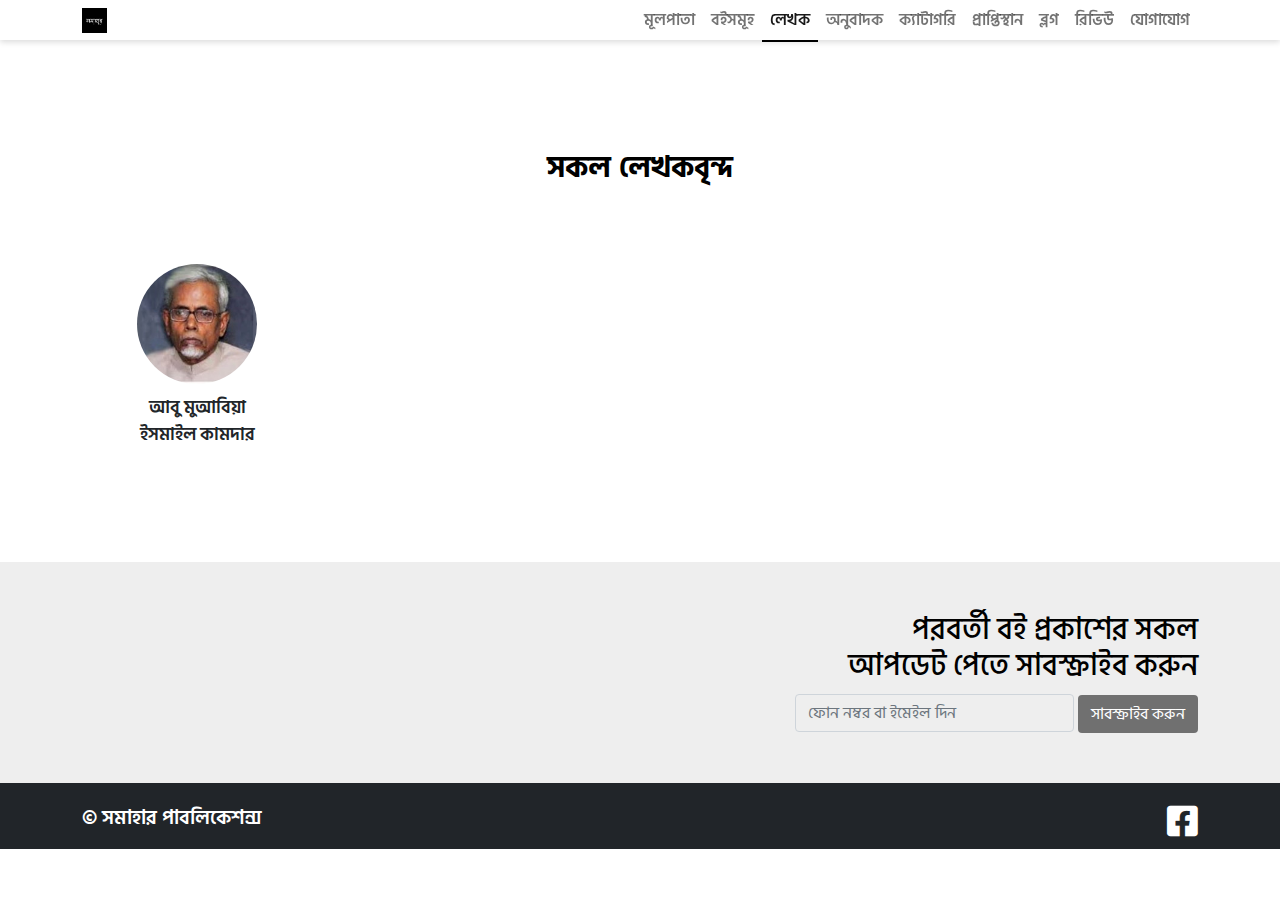
<file: author.html>
<!DOCTYPE html>
<html lang="en">

<head>
    <meta charset="UTF-8">
    <meta http-equiv="X-UA-Compatible" content="IE=edge">
    <meta name="viewport" content="width=device-width, initial-scale=1.0">
    <!-- Title -->
    <title>সমাহার - লেখকবৃন্দ</title>
    <link rel="shortcut icon" href="assets/img/logo.jpg" type="image/x-icon">
    <!-- Style Sheets -->
    <link rel="stylesheet" href="assets/css/all.min.css">
    <link rel="stylesheet" href="assets/css/bootstrap.min.css">
    <link rel="stylesheet" href="assets/css/style.css">
    <link rel="stylesheet" href="assets/css/media.css">


</head>

<body>
    <!-- Header Part Start -->
    <div class="header-part">
        <nav class="navbar navbar-expand-md navbar-light">
            <div class="container">
                <a class="navbar-brand" href="index.html">
                    <img src="assets/img/logo.jpg" height="25px" alt="">
                </a>
                <button class="navbar-toggler" type="button" data-bs-toggle="collapse"
                    data-bs-target="#navbarSupportedContent" aria-controls="navbarSupportedContent"
                    aria-expanded="false" aria-label="Toggle navigation">
                    <span class="navbar-toggler-icon">
                        <i class="fa fa-bar"></i>
                    </span>
                </button>
                <div class="collapse navbar-collapse" id="navbarSupportedContent">
                    <ul class="navbar-nav ms-auto">
                        <li class="nav-item">
                            <a class="nav-link" href="index.html">মূলপাতা</a>
                        </li>
                        <li class="nav-item">
                            <a class="nav-link" href="books.html">বইসমূহ</a>
                        </li>
                        <li class="nav-item">
                            <a class="nav-link active" href="author.html">লেখক</a>
                        </li>
                        <li class="nav-item">
                            <a class="nav-link" href="translator.html">অনুবাদক</a>
                        </li>
                        <li class="nav-item">
                            <a class="nav-link" href="category.html">ক্যাটাগরি</a>
                        </li>
                        <li class="nav-item">
                            <a class="nav-link" href="location.html">প্রাপ্তিস্থান</a>
                        </li>
                        <li class="nav-item">
                            <a class="nav-link" href="blog.html">ব্লগ</a>
                        </li>
                        <li class="nav-item">
                            <a class="nav-link" href="review.html">রিভিউ</a>
                        </li>
                        <li class="nav-item">
                            <a class="nav-link" href="contact.html">যোগাযোগ</a>
                        </li>
                    </ul>
                </div>
            </div>
        </nav>
    </div>
    <!-- Header Part End -->

    <!-- Author Start -->
    <div id="author">
        <div class="author section-padding">
            <div class="container">
                <div class="row">
                    <!-- Section Title Start-->
                    <div class="col-12">
                        <div class="section-title">
                            <h2>সকল লেখকবৃন্দ</h2>
                        </div>
                    </div>
                    <!-- Section Title End-->
                    <div class="col-md-10 offset-md-1 col-12 m-5">
                        <div class="row">
                        <!-- Writers -->
                        <div class="col-lg-2 col-md-4 col-6">
                            <div class="auth-img">
                                <a href="author-details.html">
                                    <img src="assets/img/author/2.jpeg" alt="">
                                </a>
                            </div>
                            <p class="auth-name">
                                আবু মুআবিয়া ইসমাইল কামদার
                            </p>
                        </div>
                        <!-- Writers -->
                        </div>
                    </div>
                </div>
            </div>
        </div>
    </div>
    <!-- Author End -->
        <!-- Subscription Start -->
        <div class="subscription section-padding">
            <div class="container">
                <div class="row">
                    <!-- Section Title Start-->
                    <div class="col-12">
                        <div class="section-title">
                            <h2>পরবর্তী বই প্রকাশের সকল
                                <br>
                                আপডেট পেতে সাবস্ক্রাইব করুন
                            </h2>
                        </div>
                    </div>
                    <!-- Section Title End-->
                    <div class="col-12">
    
                        <form action="" class="subscription-form">
                            <input type="text" class="form-control" placeholder="ফোন নম্বর বা ইমেইল দিন">
                            <button type="submit" class="btn">সাবস্ক্রাইব করুন</button>
                        </form>
    
                    </div>
                </div>
            </div>
        </div>
        <!-- Subscription End -->
        <!-- Footer Start -->
        <footer class="footer">
            <div class="container">
                <div class="footer-content">
                    <div class="copyright">
                        <p>&copy; সমাহার পাবলিকেশন্স</p>
                    </div>
                    <div class="social-icon">
                        <a href="#"><i class="fab fa-facebook-square"></i></a>
                    </div>
                </div>
            </div>
        </footer>
        <!-- Footer End -->
    
        <!-- Javascript -->
        <script src="assets/js/bootstrap.bundle.min.js"></script>
        <script src="assets/js/jquery-3.6.0.min.js"></script>
    </body>
    
    </html>
</file>
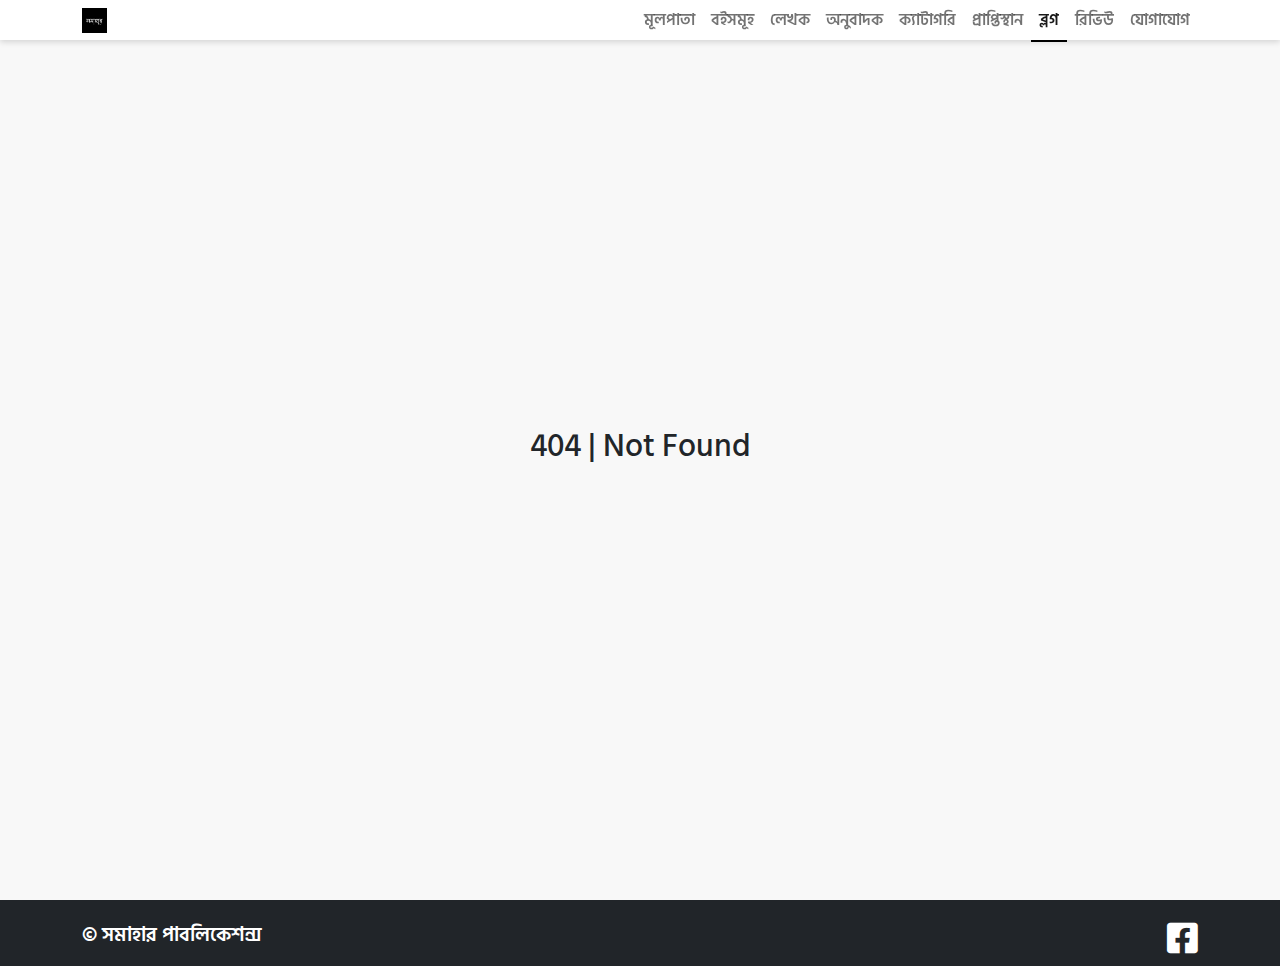
<file: blog.html>
<!DOCTYPE html>
<html lang="en">

<head>
    <meta charset="UTF-8">
    <meta http-equiv="X-UA-Compatible" content="IE=edge">
    <meta name="viewport" content="width=device-width, initial-scale=1.0">
    <!-- Title -->
    <title>সমাহার - ব্লগ</title>
    <link rel="shortcut icon" href="assets/img/logo.jpg" type="image/x-icon">
    <!-- Style Sheets -->
    <link rel="stylesheet" href="assets/css/all.min.css">
    <link rel="stylesheet" href="assets/css/bootstrap.min.css">
    <link rel="stylesheet" href="assets/css/style.css">
    <link rel="stylesheet" href="assets/css/media.css">


</head>

<body>
    <!-- Header Part Start -->
    <div class="header-part">
        <nav class="navbar navbar-expand-md navbar-light">
            <div class="container">
                <a class="navbar-brand" href="index.html">
                    <img src="assets/img/logo.jpg" height="25px" alt="">
                </a>
                <button class="navbar-toggler" type="button" data-bs-toggle="collapse"
                    data-bs-target="#navbarSupportedContent" aria-controls="navbarSupportedContent"
                    aria-expanded="false" aria-label="Toggle navigation">
                    <span class="navbar-toggler-icon">
                        <i class="fa fa-bar"></i>
                    </span>
                </button>
                <div class="collapse navbar-collapse" id="navbarSupportedContent">
                    <ul class="navbar-nav ms-auto">
                        <li class="nav-item">
                            <a class="nav-link" href="index.html">মূলপাতা</a>
                        </li>
                        <li class="nav-item">
                            <a class="nav-link" href="books.html">বইসমূহ</a>
                        </li>
                        <li class="nav-item">
                            <a class="nav-link" href="author.html">লেখক</a>
                        </li>
                        <li class="nav-item">
                            <a class="nav-link" href="translator.html">অনুবাদক</a>
                        </li>
                        <li class="nav-item">
                            <a class="nav-link" href="category.html">ক্যাটাগরি</a>
                        </li>
                        <li class="nav-item">
                            <a class="nav-link" href="location.html">প্রাপ্তিস্থান</a>
                        </li>
                        <li class="nav-item">
                            <a class="nav-link active" href="blog.html">ব্লগ</a>
                        </li>
                        <li class="nav-item">
                            <a class="nav-link" href="review.html">রিভিউ</a>
                        </li>
                        <li class="nav-item">
                            <a class="nav-link" href="contact.html">যোগাযোগ</a>
                        </li>
                    </ul>
                </div>
            </div>
        </nav>
    </div>
    <!-- Header Part End -->
<!-- review -->
<div class="review">
<div class="review-content">
    <h2>404 | Not Found</h2>
</div>
</div>
<!-- review -->
     <!-- Footer Start -->
     <footer class="footer">
        <div class="container">
            <div class="footer-content">
                <div class="copyright">
                    <p>&copy; সমাহার পাবলিকেশন্স</p>
                </div>
                <div class="social-icon">
                    <a href="#"><i class="fab fa-facebook-square"></i></a>
                </div>
            </div>
        </div>
    </footer>
    <!-- Footer End -->

    <!-- Javascript -->
    <script src="assets/js/bootstrap.bundle.min.js"></script>
    <script src="assets/js/jquery-3.6.0.min.js"></script>
</body>

</html>
</file>
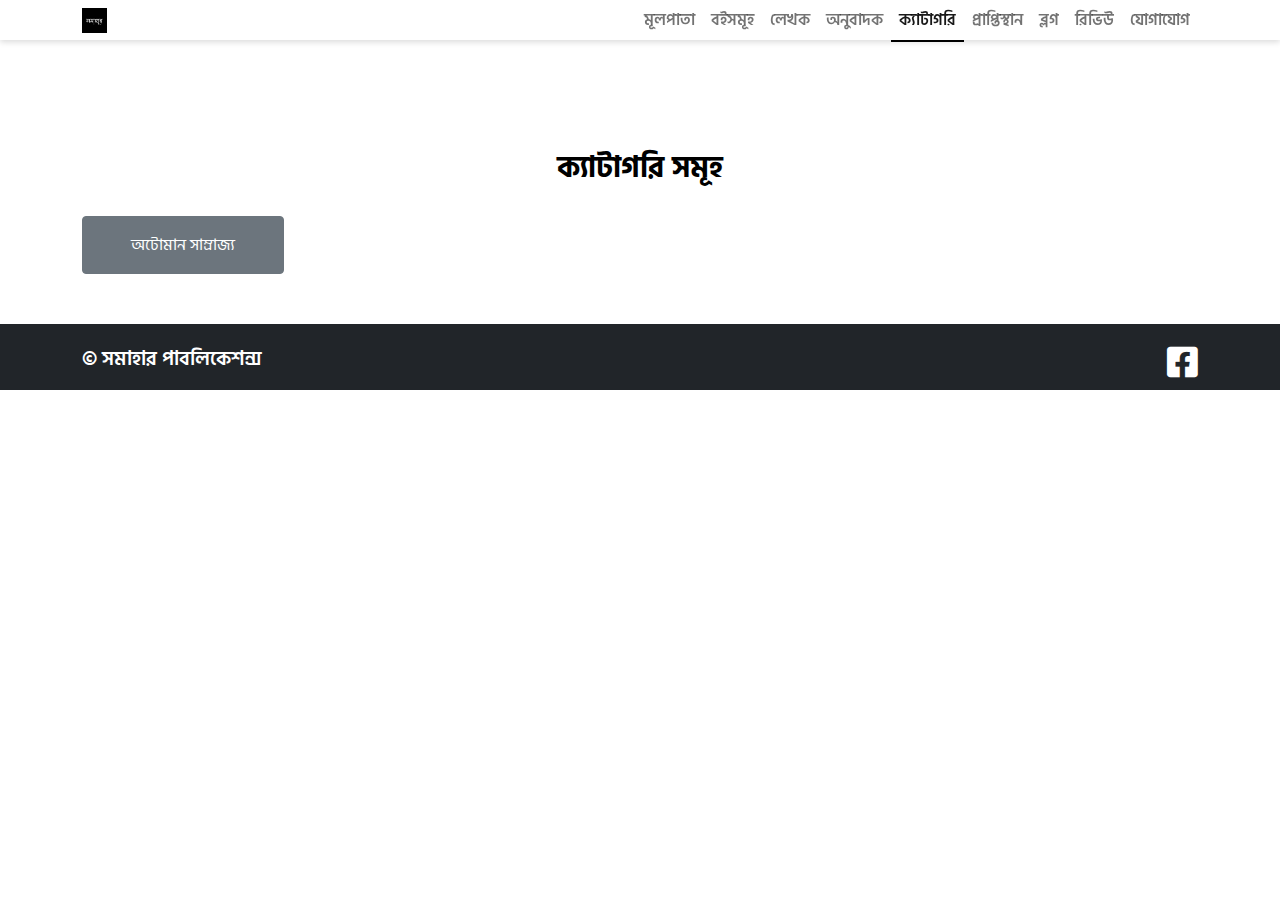
<file: category.html>
<!DOCTYPE html>
<html lang="en">

<head>
    <meta charset="UTF-8">
    <meta http-equiv="X-UA-Compatible" content="IE=edge">
    <meta name="viewport" content="width=device-width, initial-scale=1.0">
    <!-- Title -->
    <title>সমাহার - ক্যাটাগরি</title>
    <link rel="shortcut icon" href="assets/img/logo.jpg" type="image/x-icon">
    <!-- Style Sheets -->
    <link rel="stylesheet" href="assets/css/all.min.css">
    <link rel="stylesheet" href="assets/css/bootstrap.min.css">
    <link rel="stylesheet" href="assets/css/style.css">
    <link rel="stylesheet" href="assets/css/media.css">


</head>

<body>
    <!-- Header Part Start -->
    <div class="header-part">
        <nav class="navbar navbar-expand-md navbar-light">
            <div class="container">
                <a class="navbar-brand" href="index.html">
                    <img src="assets/img/logo.jpg" height="25px" alt="">
                </a>
                <button class="navbar-toggler" type="button" data-bs-toggle="collapse"
                    data-bs-target="#navbarSupportedContent" aria-controls="navbarSupportedContent"
                    aria-expanded="false" aria-label="Toggle navigation">
                    <span class="navbar-toggler-icon">
                        <i class="fa fa-bar"></i>
                    </span>
                </button>
                <div class="collapse navbar-collapse" id="navbarSupportedContent">
                    <ul class="navbar-nav ms-auto">
                        <li class="nav-item">
                            <a class="nav-link" href="index.html">মূলপাতা</a>
                        </li>
                        <li class="nav-item">
                            <a class="nav-link" href="books.html">বইসমূহ</a>
                        </li>
                        <li class="nav-item">
                            <a class="nav-link" href="author.html">লেখক</a>
                        </li>
                        <li class="nav-item">
                            <a class="nav-link" href="translator.html">অনুবাদক</a>
                        </li>
                        <li class="nav-item">
                            <a class="nav-link active" href="category.html">ক্যাটাগরি</a>
                        </li>
                        <li class="nav-item">
                            <a class="nav-link" href="location.html">প্রাপ্তিস্থান</a>
                        </li>
                        <li class="nav-item">
                            <a class="nav-link" href="blog.html">ব্লগ</a>
                        </li>
                        <li class="nav-item">
                            <a class="nav-link" href="review.html">রিভিউ</a>
                        </li>
                        <li class="nav-item">
                            <a class="nav-link" href="contact.html">যোগাযোগ</a>
                        </li>
                    </ul>
                </div>
            </div>
        </nav>
    </div>
    <!-- Header Part End -->

    <!-- Category Start -->
    <div class="category section-padding">
        <div class="container">
            <div class="row">
            <!-- Section Title Start-->
            <div class="col-12">
                <div class="section-title">
                    <h2>ক্যাটাগরি সমূহ</h2>
                </div>
            </div>
            <!-- Section Title End-->
            <!-- Category Item -->
            <div class="col-md-4 col-6">
                <a href="#" class="btn btn-secondary py-3 px-5">অটোমান সাম্রাজ্য</a>
            </div>
            <!-- Category Item -->

            </div>
        </div>
    </div>
    <!-- Category End -->


    <!-- Footer Start -->
    <footer class="footer">
        <div class="container">
            <div class="footer-content">
                <div class="copyright">
                    <p>&copy; সমাহার পাবলিকেশন্স</p>
                </div>
                <div class="social-icon">
                    <a href="#"><i class="fab fa-facebook-square"></i></a>
                </div>
            </div>
        </div>
    </footer>
    <!-- Footer End -->

    <!-- Javascript -->
    <script src="assets/js/bootstrap.bundle.min.js"></script>
    <script src="assets/js/jquery-3.6.0.min.js"></script>
</body>

</html>
</file>
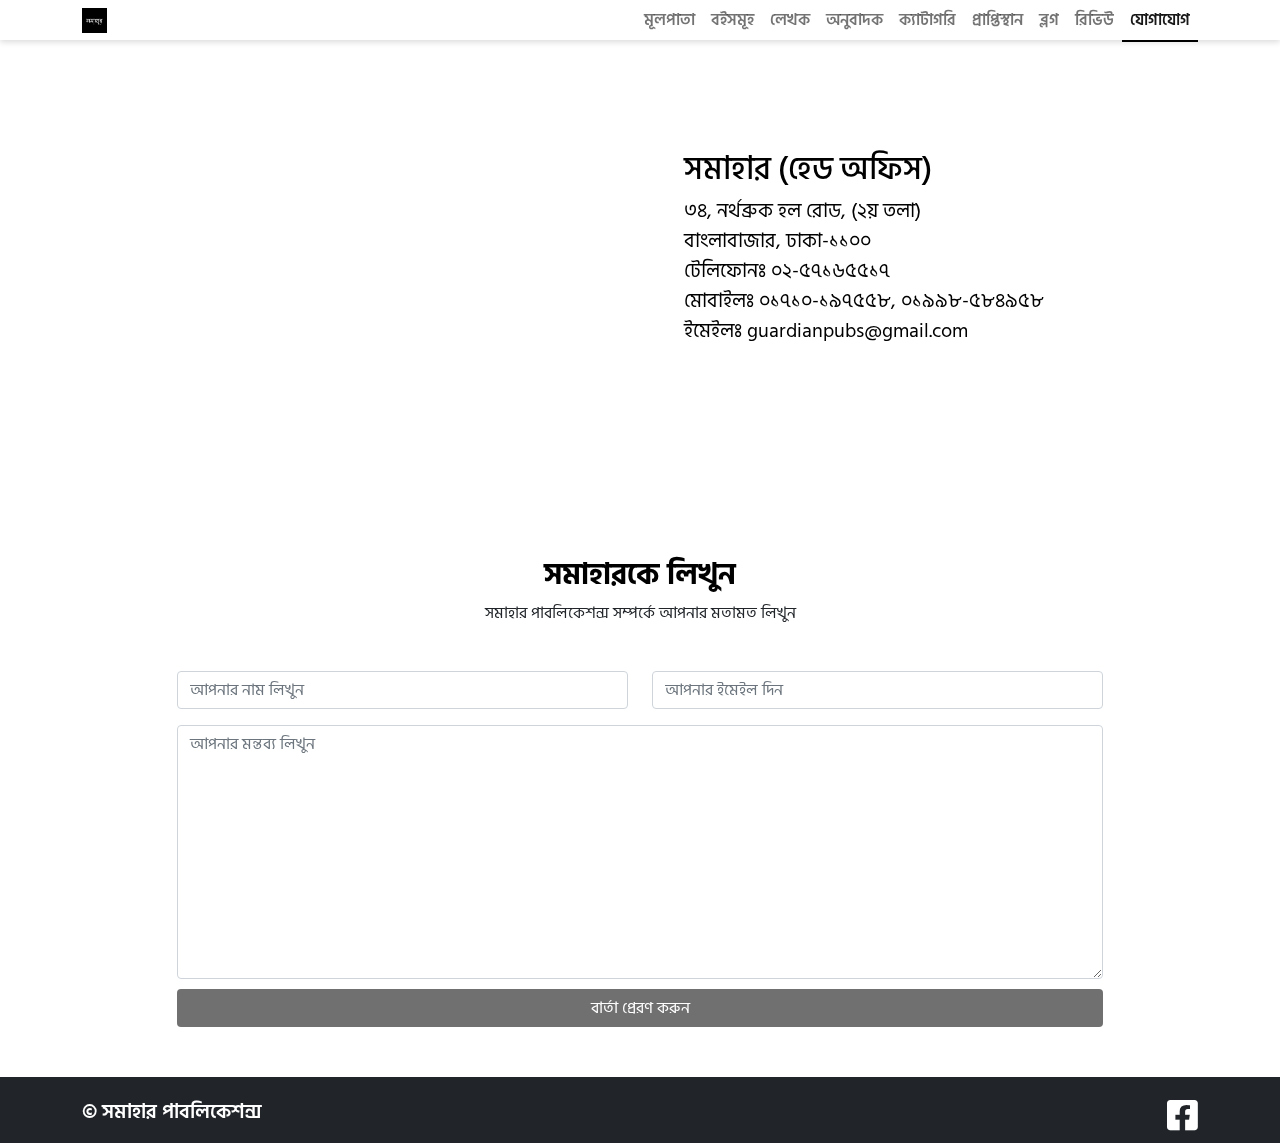
<file: contact.html>
<!DOCTYPE html>
<html lang="en">

<head>
    <meta charset="UTF-8">
    <meta http-equiv="X-UA-Compatible" content="IE=edge">
    <meta name="viewport" content="width=device-width, initial-scale=1.0">
    <!-- Title -->
    <title>সমাহার - যোগাযোগ</title>
    <link rel="shortcut icon" href="assets/img/logo.jpg" type="image/x-icon">
    <!-- Style Sheets -->
    <link rel="stylesheet" href="assets/css/all.min.css">
    <link rel="stylesheet" href="assets/css/bootstrap.min.css">
    <link rel="stylesheet" href="assets/css/style.css">
    <link rel="stylesheet" href="assets/css/media.css">


</head>

<body>
    <!-- Header Part Start -->
    <div class="header-part">
        <nav class="navbar navbar-expand-md navbar-light">
            <div class="container">
                <a class="navbar-brand" href="index.html">
                    <img src="assets/img/logo.jpg" height="25px" alt="">
                </a>
                <button class="navbar-toggler" type="button" data-bs-toggle="collapse"
                    data-bs-target="#navbarSupportedContent" aria-controls="navbarSupportedContent"
                    aria-expanded="false" aria-label="Toggle navigation">
                    <span class="navbar-toggler-icon">
                        <i class="fa fa-bar"></i>
                    </span>
                </button>
                <div class="collapse navbar-collapse" id="navbarSupportedContent">
                    <ul class="navbar-nav ms-auto">
                        <li class="nav-item">
                            <a class="nav-link" href="index.html">মূলপাতা</a>
                        </li>
                        <li class="nav-item">
                            <a class="nav-link" href="books.html">বইসমূহ</a>
                        </li>
                        <li class="nav-item">
                            <a class="nav-link" href="author.html">লেখক</a>
                        </li>
                        <li class="nav-item">
                            <a class="nav-link" href="translator.html">অনুবাদক</a>
                        </li>
                        <li class="nav-item">
                            <a class="nav-link" href="category.html">ক্যাটাগরি</a>
                        </li>
                        <li class="nav-item">
                            <a class="nav-link" href="location.html">প্রাপ্তিস্থান</a>
                        </li>
                        <li class="nav-item">
                            <a class="nav-link" href="blog.html">ব্লগ</a>
                        </li>
                        <li class="nav-item">
                            <a class="nav-link" href="review.html">রিভিউ</a>
                        </li>
                        <li class="nav-item">
                            <a class="nav-link active" href="contact.html">যোগাযোগ</a>
                        </li>
                    </ul>
                </div>
            </div>
        </nav>
    </div>
    <!-- Header Part End -->

    <!-- contact Page Start -->
    <div class="contact-page section-padding">
        <div class="container">
            <div class="row">
                <div class="col-lg-5 offset-lg-1 col-12">
                    <div class="contact-location">
                        <iframe src="https://www.google.com/maps/embed?pb=!1m18!1m12!1m3!1d228.32234487500799!2d90.41174989695271!3d23.70606833712111!2m3!1f0!2f0!3f0!3m2!1i1024!2i768!4f13.1!3m3!1m2!1s0x0%3A0xb440f88349ba0353!2sIslami%20Tower!5e0!3m2!1sen!2sbd!4v1619453802335!5m2!1sen!2sbd" width="100%" height="300" style="border:0;" allowfullscreen="" loading="lazy"></iframe>
                    </div>
                </div>
                <div class="col-lg-5 col-12">
                    <div class="contact-details">
                        <ul>
                            <li><h2>সমাহার (হেড অফিস)</h2></li>
                            <li>৩৪, নর্থব্রুক হল রোড, (২য় তলা)</li>
                            <li>বাংলাবাজার, ঢাকা-১১০০</li>
                            <li>টেলিফোনঃ ০২-৫৭১৬৫৫১৭</li>
                            <li>মোবাইলঃ ০১৭১০-১৯৭৫৫৮, ০১৯৯৮-৫৮৪৯৫৮</li>
                            <li>ইমেইলঃ guardianpubs@gmail.com</li>
                        </ul>
                    </div>
                </div>
            </div>
        </div>
    </div>
<!-- contact Page End -->
    <!--Contact Form STart -->
    <div class="contact-form section-padding">
        <div class="container">
            <div class="row">
                <!-- Section Title Start-->
                <div class="col-12">
                    <div class="section-title">
                        <h2>সমাহারকে লিখুন</h2>
                        <p>সমাহার পাবলিকেশন্স সম্পর্কে আপনার মতামত লিখুন</p>
                    </div>
                </div>
                <!-- Section Title End-->
                <form action="">
                    <div class="row">
                        <div class="col-md-5 col-12 mt-3  offset-md-1">
                            <input type="text" class="form-control" placeholder="আপনার নাম লিখুন">
                        </div>
                        <div class="col-md-5 col-12 mt-3">
                            <input type="email" class="form-control" placeholder="আপনার ইমেইল দিন">
                        </div>
                        <div class="col-md-10 col-12 offset-md-1 mt-3">
                            <textarea name="" id="" cols="30" rows="10" class="form-control" placeholder="আপনার মন্তব্য লিখুন"></textarea>
                        </div>
                        <div class="col-md-10 col-12 offset-md-1">
                            <button type="submit" class="btn d-block">বার্তা প্রেরণ করুন</button>
                        </div>
                    </div>
                </form>
            </div>
        </div>
    </div>
    <!--Contact Form End -->
     <!-- Footer Start -->
     <footer class="footer">
        <div class="container">
            <div class="footer-content">
                <div class="copyright">
                    <p>&copy; সমাহার পাবলিকেশন্স</p>
                </div>
                <div class="social-icon">
                    <a href="#"><i class="fab fa-facebook-square"></i></a>
                </div>
            </div>
        </div>
    </footer>
    <!-- Footer End -->

    <!-- Javascript -->
    <script src="assets/js/bootstrap.bundle.min.js"></script>
    <script src="assets/js/jquery-3.6.0.min.js"></script>
</body>

</html>
</file>
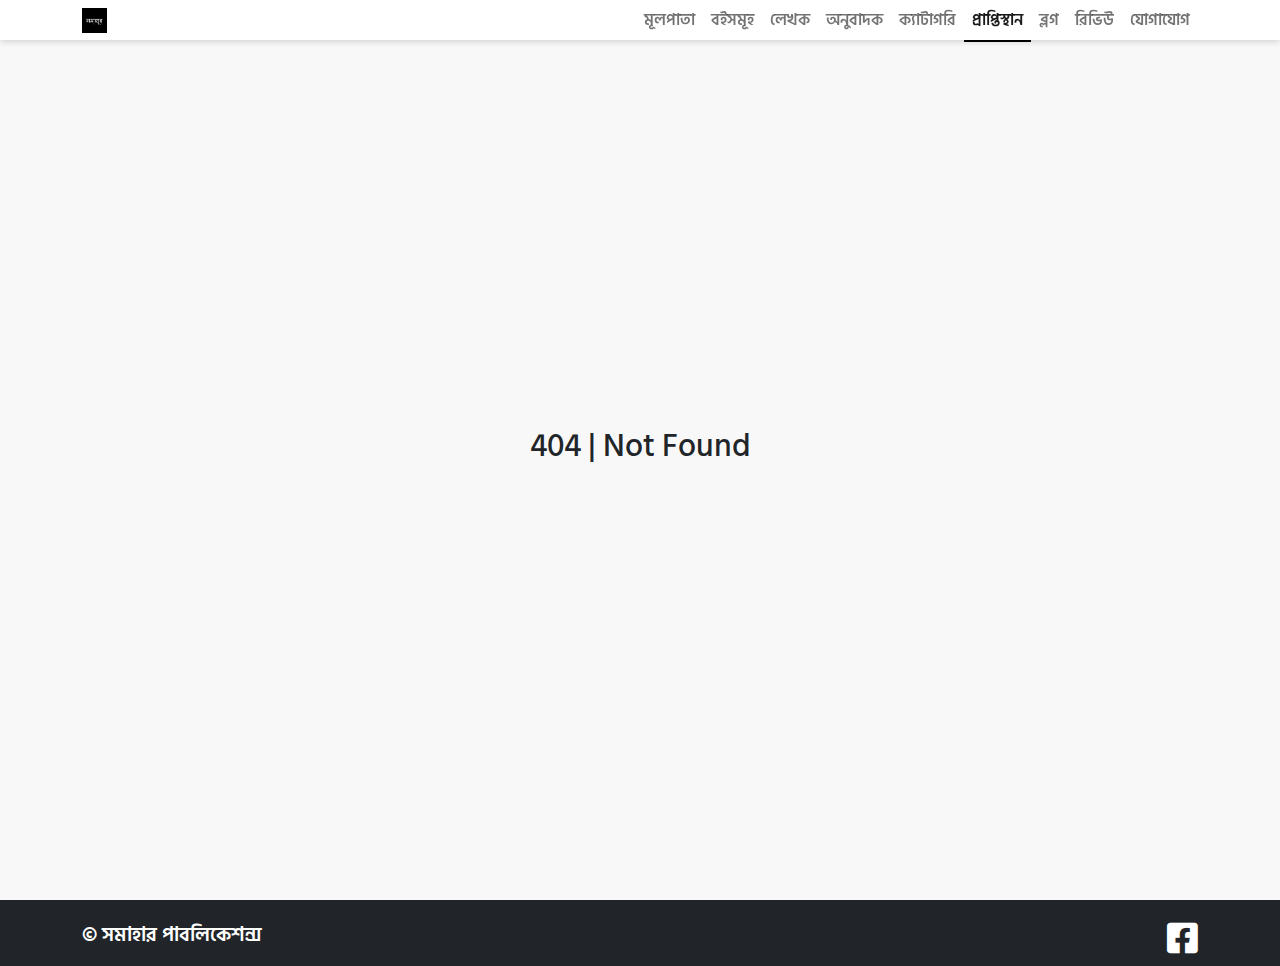
<file: location.html>
<!DOCTYPE html>
<html lang="en">

<head>
    <meta charset="UTF-8">
    <meta http-equiv="X-UA-Compatible" content="IE=edge">
    <meta name="viewport" content="width=device-width, initial-scale=1.0">
    <!-- Title -->
    <title>সমাহার - প্রাপ্তিস্থান</title>
    <link rel="shortcut icon" href="assets/img/logo.jpg" type="image/x-icon">
    <!-- Style Sheets -->
    <link rel="stylesheet" href="assets/css/all.min.css">
    <link rel="stylesheet" href="assets/css/bootstrap.min.css">
    <link rel="stylesheet" href="assets/css/style.css">
    <link rel="stylesheet" href="assets/css/media.css">


</head>

<body>
    <!-- Header Part Start -->
    <div class="header-part">
        <nav class="navbar navbar-expand-md navbar-light">
            <div class="container">
                <a class="navbar-brand" href="index.html">
                    <img src="assets/img/logo.jpg" height="25px" alt="">
                </a>
                <button class="navbar-toggler" type="button" data-bs-toggle="collapse"
                    data-bs-target="#navbarSupportedContent" aria-controls="navbarSupportedContent"
                    aria-expanded="false" aria-label="Toggle navigation">
                    <span class="navbar-toggler-icon">
                        <i class="fa fa-bar"></i>
                    </span>
                </button>
                <div class="collapse navbar-collapse" id="navbarSupportedContent">
                    <ul class="navbar-nav ms-auto">
                        <li class="nav-item">
                            <a class="nav-link" href="index.html">মূলপাতা</a>
                        </li>
                        <li class="nav-item">
                            <a class="nav-link" href="books.html">বইসমূহ</a>
                        </li>
                        <li class="nav-item">
                            <a class="nav-link" href="author.html">লেখক</a>
                        </li>
                        <li class="nav-item">
                            <a class="nav-link" href="translator.html">অনুবাদক</a>
                        </li>
                        <li class="nav-item">
                            <a class="nav-link" href="category.html">ক্যাটাগরি</a>
                        </li>
                        <li class="nav-item">
                            <a class="nav-link active" href="location.html">প্রাপ্তিস্থান</a>
                        </li>
                        <li class="nav-item">
                            <a class="nav-link" href="blog.html">ব্লগ</a>
                        </li>
                        <li class="nav-item">
                            <a class="nav-link" href="review.html">রিভিউ</a>
                        </li>
                        <li class="nav-item">
                            <a class="nav-link" href="contact.html">যোগাযোগ</a>
                        </li>
                    </ul>
                </div>
            </div>
        </nav>
    </div>
    <!-- Header Part End -->
<!-- review -->
<div class="review">
<div class="review-content">
    <h2>404 | Not Found</h2>
</div>
</div>
<!-- review -->
     <!-- Footer Start -->
     <footer class="footer">
        <div class="container">
            <div class="footer-content">
                <div class="copyright">
                    <p>&copy; সমাহার পাবলিকেশন্স</p>
                </div>
                <div class="social-icon">
                    <a href="#"><i class="fab fa-facebook-square"></i></a>
                </div>
            </div>
        </div>
    </footer>
    <!-- Footer End -->

    <!-- Javascript -->
    <script src="assets/js/bootstrap.bundle.min.js"></script>
    <script src="assets/js/jquery-3.6.0.min.js"></script>
</body>

</html>
</file>
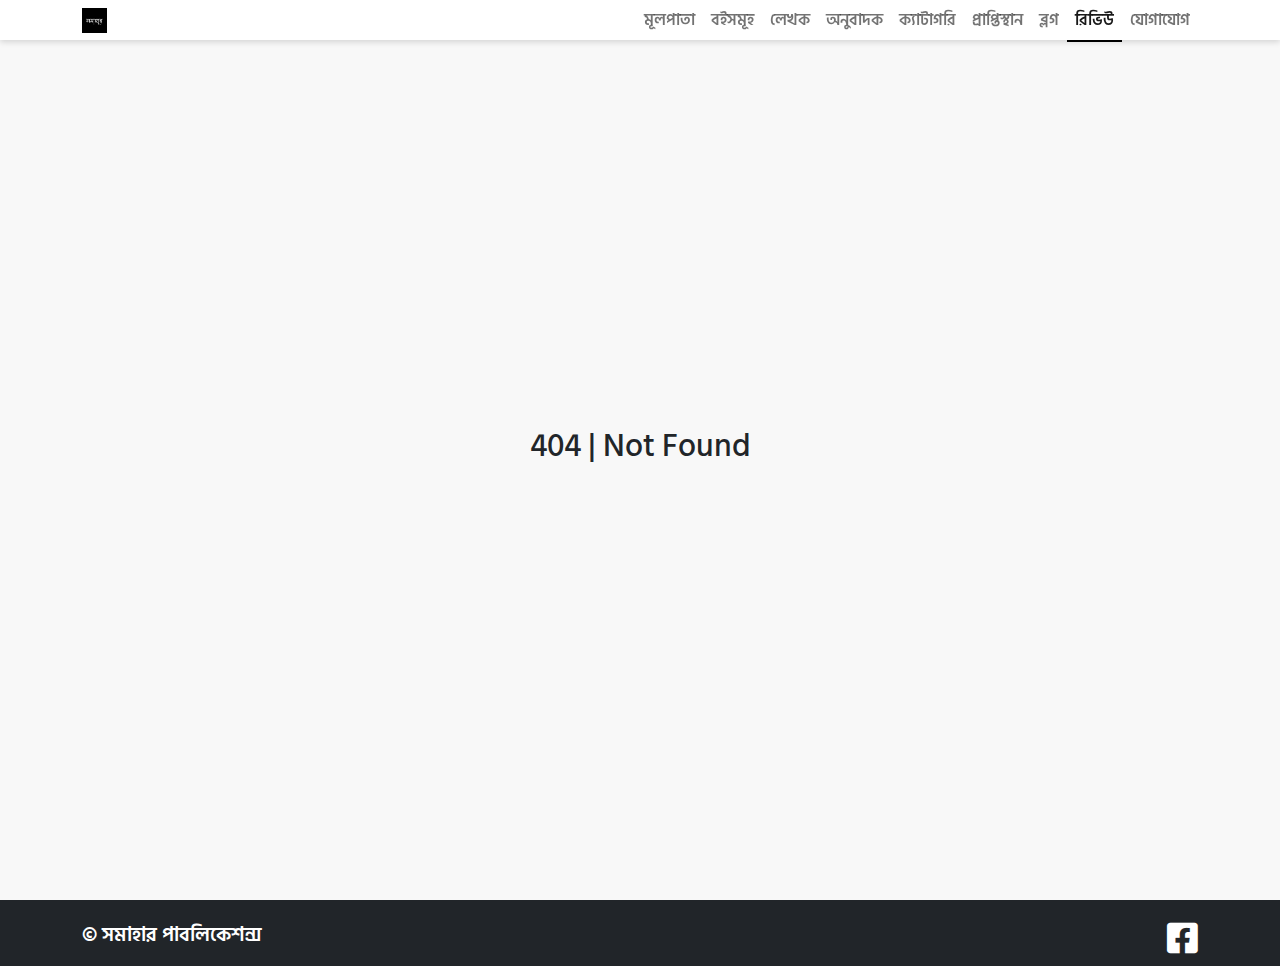
<file: review.html>
<!DOCTYPE html>
<html lang="en">

<head>
    <meta charset="UTF-8">
    <meta http-equiv="X-UA-Compatible" content="IE=edge">
    <meta name="viewport" content="width=device-width, initial-scale=1.0">
    <!-- Title -->
    <title>সমাহার - রিভিও</title>
    <link rel="shortcut icon" href="assets/img/logo.jpg" type="image/x-icon">
    <!-- Style Sheets -->
    <link rel="stylesheet" href="assets/css/all.min.css">
    <link rel="stylesheet" href="assets/css/bootstrap.min.css">
    <link rel="stylesheet" href="assets/css/style.css">
    <link rel="stylesheet" href="assets/css/media.css">


</head>

<body>
    <!-- Header Part Start -->
    <div class="header-part">
        <nav class="navbar navbar-expand-md navbar-light">
            <div class="container">
                <a class="navbar-brand" href="index.html">
                    <img src="assets/img/logo.jpg" height="25px" alt="">
                </a>
                <button class="navbar-toggler" type="button" data-bs-toggle="collapse"
                    data-bs-target="#navbarSupportedContent" aria-controls="navbarSupportedContent"
                    aria-expanded="false" aria-label="Toggle navigation">
                    <span class="navbar-toggler-icon">
                        <i class="fa fa-bar"></i>
                    </span>
                </button>
                <div class="collapse navbar-collapse" id="navbarSupportedContent">
                    <ul class="navbar-nav ms-auto">
                        <li class="nav-item">
                            <a class="nav-link" href="index.html">মূলপাতা</a>
                        </li>
                        <li class="nav-item">
                            <a class="nav-link" href="books.html">বইসমূহ</a>
                        </li>
                        <li class="nav-item">
                            <a class="nav-link" href="author.html">লেখক</a>
                        </li>
                        <li class="nav-item">
                            <a class="nav-link" href="translator.html">অনুবাদক</a>
                        </li>
                        <li class="nav-item">
                            <a class="nav-link" href="category.html">ক্যাটাগরি</a>
                        </li>
                        <li class="nav-item">
                            <a class="nav-link" href="location.html">প্রাপ্তিস্থান</a>
                        </li>
                        <li class="nav-item">
                            <a class="nav-link" href="blog.html">ব্লগ</a>
                        </li>
                        <li class="nav-item">
                            <a class="nav-link active" href="review.html">রিভিউ</a>
                        </li>
                        <li class="nav-item">
                            <a class="nav-link" href="contact.html">যোগাযোগ</a>
                        </li>
                    </ul>
                </div>
            </div>
        </nav>
    </div>
    <!-- Header Part End -->
<!-- review -->
<div class="review">
<div class="review-content">
    <h2>404 | Not Found</h2>
</div>
</div>
<!-- review -->
     <!-- Footer Start -->
     <footer class="footer">
        <div class="container">
            <div class="footer-content">
                <div class="copyright">
                    <p>&copy; সমাহার পাবলিকেশন্স</p>
                </div>
                <div class="social-icon">
                    <a href="#"><i class="fab fa-facebook-square"></i></a>
                </div>
            </div>
        </div>
    </footer>
    <!-- Footer End -->

    <!-- Javascript -->
    <script src="assets/js/bootstrap.bundle.min.js"></script>
    <script src="assets/js/jquery-3.6.0.min.js"></script>
</body>

</html>
</file>
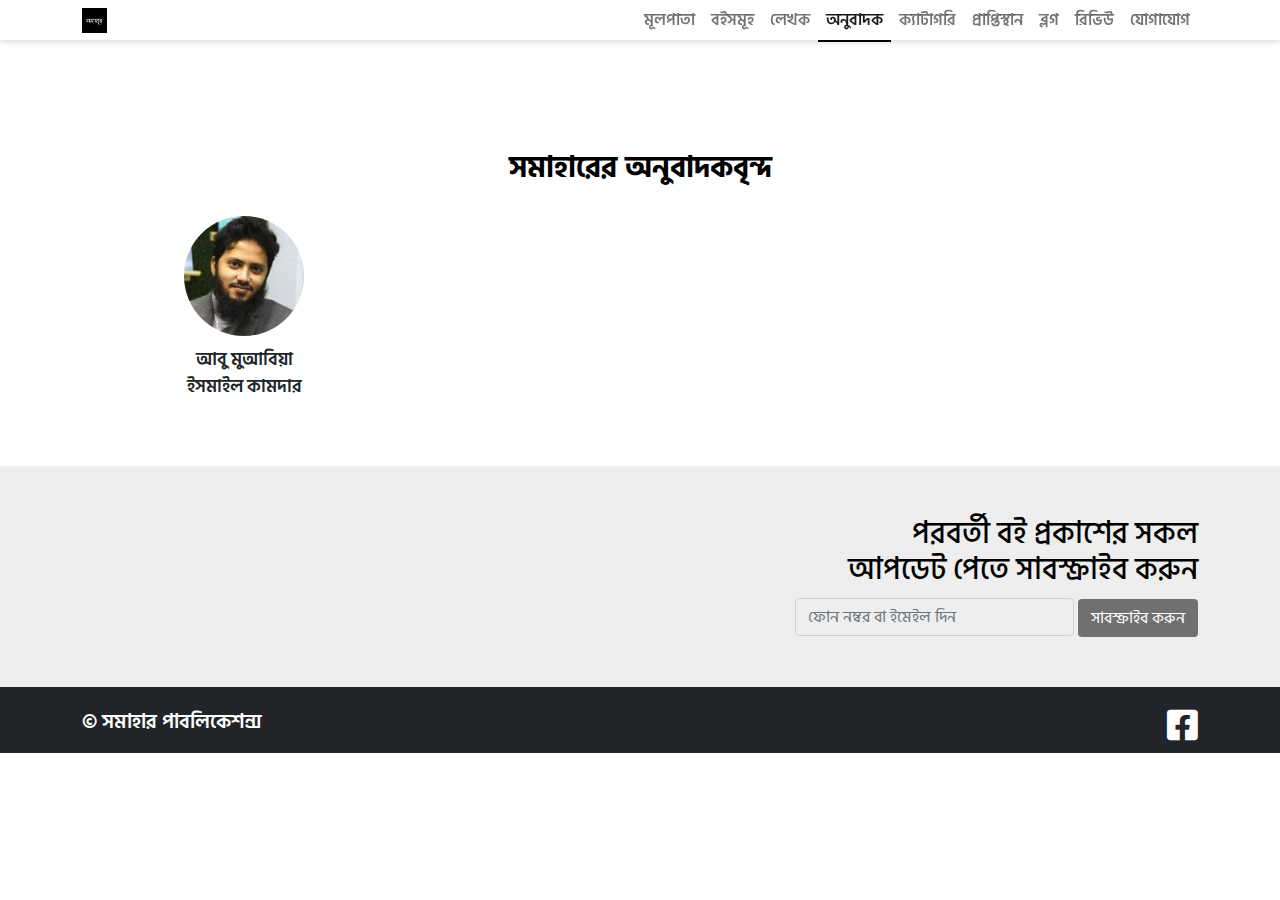
<file: translator.html>
<!DOCTYPE html>
<html lang="en">

<head>
    <meta charset="UTF-8">
    <meta http-equiv="X-UA-Compatible" content="IE=edge">
    <meta name="viewport" content="width=device-width, initial-scale=1.0">
    <!-- Title --> 
    <title>সমাহার - অনুবাদকবৃন্দ</title>
    <link rel="shortcut icon" href="assets/img/logo.jpg" type="image/x-icon">
    <!-- Style Sheets -->
    <link rel="stylesheet" href="assets/css/all.min.css">
    <link rel="stylesheet" href="assets/css/bootstrap.min.css">
    <link rel="stylesheet" href="assets/css/style.css">
    <link rel="stylesheet" href="assets/css/media.css">


</head>

<body>
    <!-- Header Part Start -->
    <div class="header-part">
        <nav class="navbar navbar-expand-md navbar-light">
            <div class="container">
                <a class="navbar-brand" href="index.html">
                    <img src="assets/img/logo.jpg" height="25px" alt="">
                </a>
                <button class="navbar-toggler" type="button" data-bs-toggle="collapse"
                    data-bs-target="#navbarSupportedContent" aria-controls="navbarSupportedContent"
                    aria-expanded="false" aria-label="Toggle navigation">
                    <span class="navbar-toggler-icon">
                        <i class="fa fa-bar"></i>
                    </span>
                </button>
                <div class="collapse navbar-collapse" id="navbarSupportedContent">
                    <ul class="navbar-nav ms-auto">
                        <li class="nav-item">
                            <a class="nav-link" href="index.html">মূলপাতা</a>
                        </li>
                        <li class="nav-item">
                            <a class="nav-link" href="books.html">বইসমূহ</a>
                        </li>
                        <li class="nav-item">
                            <a class="nav-link" href="author.html">লেখক</a>
                        </li>
                        <li class="nav-item">
                            <a class="nav-link active" href="translator.html">অনুবাদক</a>
                        </li>
                        <li class="nav-item">
                            <a class="nav-link" href="category.html">ক্যাটাগরি</a>
                        </li>
                        <li class="nav-item">
                            <a class="nav-link" href="location.html">প্রাপ্তিস্থান</a>
                        </li>
                        <li class="nav-item">
                            <a class="nav-link" href="blog.html">ব্লগ</a>
                        </li>
                        <li class="nav-item">
                            <a class="nav-link" href="review.html">রিভিউ</a>
                        </li>
                        <li class="nav-item">
                            <a class="nav-link" href="contact.html">যোগাযোগ</a>
                        </li>
                    </ul>
                </div>
            </div>
        </nav>
    </div>
    <!-- Header Part End -->

   <!-- Translator Start -->
   <div id="translator">
    <div class="translator section-padding">
        <div class="container">
            <div class="row">
                <!-- Section Title Start-->
                <div class="col-12">
                    <div class="section-title">
                        <h2>সমাহারের অনুবাদকবৃন্দ</h2>
                    </div>
                </div>
                <!-- Section Title End-->
                <div class="col-md-10 offset-md-1 col-12">
                    <div class="row">
                        <!-- Writers -->
                    <div class="col-lg-2 col-md-4 col-6">
                        <div class="auth-img">
                            <a href="translator-details.html">
                                <img src="assets/img/translator/1.jpeg" alt="">
                            </a>
                        </div>
                        <p class="auth-name">
                            আবু মুআবিয়া ইসমাইল কামদার
                        </p>
                    </div>
                    <!-- Writers -->
                    </div>
                </div>
            </div>
        </div>
    </div>
   </div>
<!-- Translator End -->
        <!-- Subscription Start -->
        <div class="subscription section-padding">
            <div class="container">
                <div class="row">
                    <!-- Section Title Start-->
                    <div class="col-12">
                        <div class="section-title">
                            <h2>পরবর্তী বই প্রকাশের সকল
                                <br>
                                আপডেট পেতে সাবস্ক্রাইব করুন
                            </h2>
                        </div>
                    </div>
                    <!-- Section Title End-->
                    <div class="col-12">
    
                        <form action="" class="subscription-form">
                            <input type="text" class="form-control" placeholder="ফোন নম্বর বা ইমেইল দিন">
                            <button type="submit" class="btn">সাবস্ক্রাইব করুন</button>
                        </form>
    
                    </div>
                </div>
            </div>
        </div>
        <!-- Subscription End -->
    <!-- Footer Start -->
    <footer class="footer">
        <div class="container">
            <div class="footer-content">
                <div class="copyright">
                    <p>&copy; সমাহার পাবলিকেশন্স</p>
                </div>
                <div class="social-icon">
                    <a href="#"><i class="fab fa-facebook-square"></i></a>
                </div>
            </div>
        </div>
    </footer>
    <!-- Footer End -->

    <!-- Javascript -->
    <script src="assets/js/bootstrap.bundle.min.js"></script>
    <script src="assets/js/jquery-3.6.0.min.js"></script>
</body>

</html>
</file>
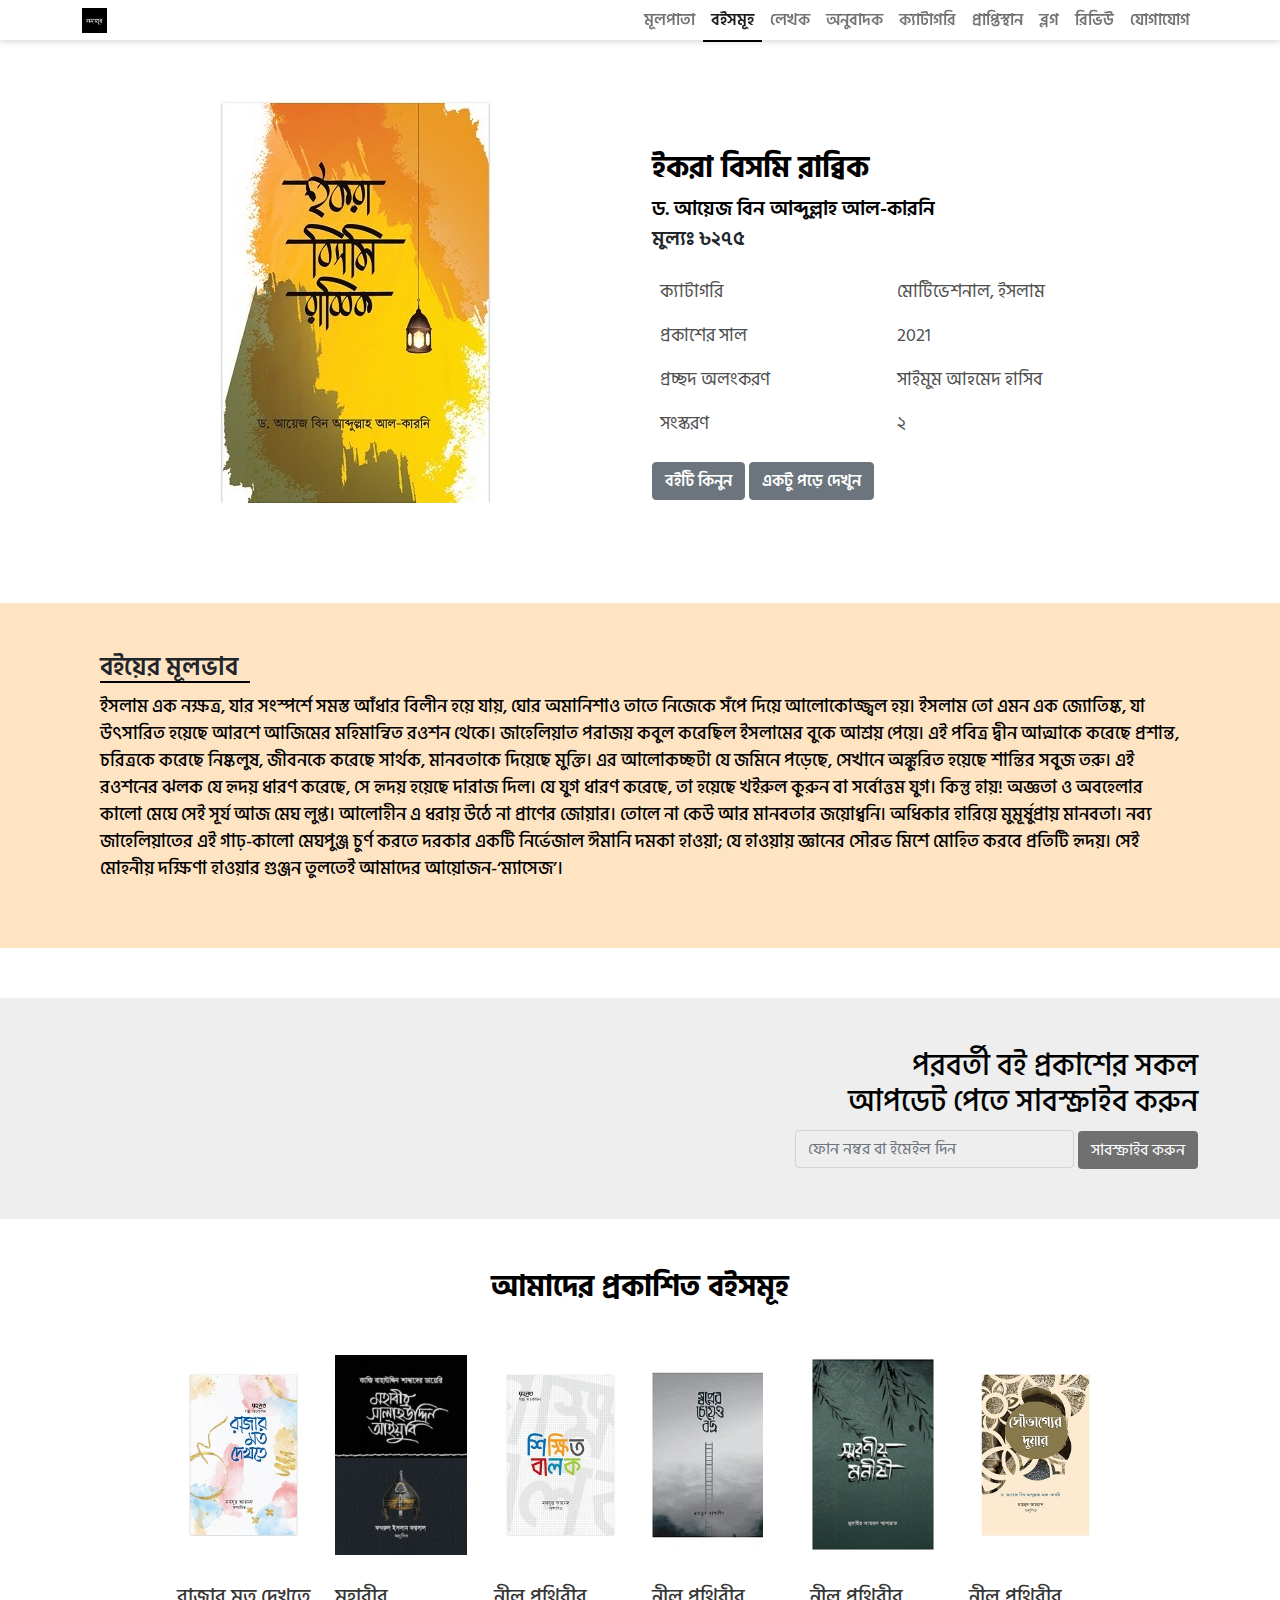
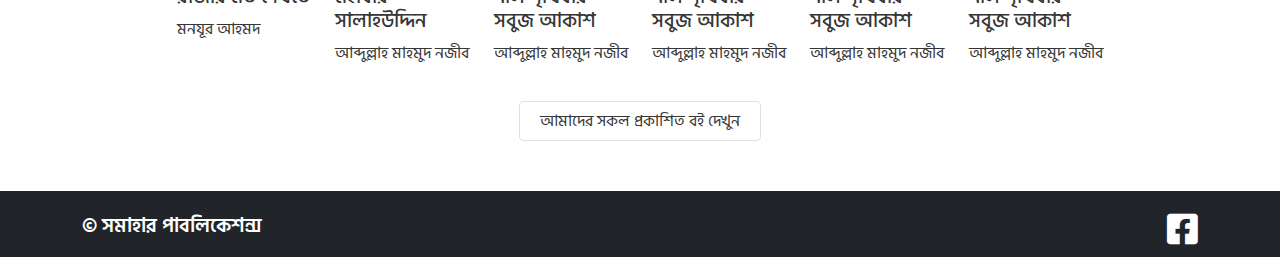
<file: ইকরা-বিসমি-রাব্বিক.html>
<!DOCTYPE html>
<html lang="en">

<head>
    <meta charset="UTF-8">
    <meta http-equiv="X-UA-Compatible" content="IE=edge">
    <meta name="viewport" content="width=device-width, initial-scale=1.0">
    <!-- Title -->
    <title>সমাহার - </title>
    <link rel="shortcut icon" href="assets/img/logo.jpg" type="image/x-icon">
    <!-- Style Sheets -->
    <link rel="stylesheet" href="assets/css/all.min.css">
    <link rel="stylesheet" href="assets/css/bootstrap.min.css">
    <link rel="stylesheet" href="assets/css/style.css">
    <link rel="stylesheet" href="assets/css/media.css">


</head>

<body>
    <!-- Header Part Start -->
    <div class="header-part">
        <nav class="navbar navbar-expand-sm navbar-light">
            <div class="container">
                <a class="navbar-brand" href="index.html">
                    <img src="assets/img/logo.jpg" height="25px" alt="">
                </a>
                <button class="navbar-toggler" type="button" data-bs-toggle="collapse"
                    data-bs-target="#navbarSupportedContent" aria-controls="navbarSupportedContent"
                    aria-expanded="false" aria-label="Toggle navigation">
                    <span class="navbar-toggler-icon">
                        <i class="fa fa-bar"></i>
                    </span>
                </button>
                <div class="collapse navbar-collapse" id="navbarSupportedContent">
                    <ul class="navbar-nav ms-auto">
                        <li class="nav-item">
                            <a class="nav-link" href="index.html">মূলপাতা</a>
                        </li>
                        <li class="nav-item">
                            <a class="nav-link active" href="books.html">বইসমূহ</a>
                        </li>
                        <li class="nav-item">
                            <a class="nav-link" href="author.html">লেখক</a>
                        </li>
                        <li class="nav-item">
                            <a class="nav-link" href="translator.html">অনুবাদক</a>
                        </li>
                        <li class="nav-item">
                            <a class="nav-link" href="category.html">ক্যাটাগরি</a>
                        </li>
                        <li class="nav-item">
                            <a class="nav-link" href="location.html">প্রাপ্তিস্থান</a>
                        </li>
                        <li class="nav-item">
                            <a class="nav-link" href="blog.html">ব্লগ</a>
                        </li>
                        <li class="nav-item">
                            <a class="nav-link" href="review.html">রিভিউ</a>
                        </li>
                        <li class="nav-item">
                            <a class="nav-link" href="contact.html">যোগাযোগ</a>
                        </li>
                    </ul>
                </div>
            </div>
        </nav>
    </div>
    <!-- Header Part End -->

    <!-- Single book Start -->
    <div class="single-book section-padding">
        <div class="container">
            <div class="book-details section-padding">
                <div class="row">
                    <div class="col-md-6 col-12">
                        <div class="book-img">
                            <img src="assets/img/main/ikra bismi rabbik.jpg">
                        </div>
                    </div>
                        <div class="col-md-6 col-12">
                        <div class="book-content">
                            <h2>ইকরা বিসমি রাব্বিক</h2>
                            <a href="#">ড. আয়েজ বিন আব্দুল্লাহ আল-কারনি</a>
                            <p class="price">মুল্যঃ ৳২৭৫</p>
                            <table class="table">
                                <tbody>
                                  <tr>
                                    <td>ক্যাটাগরি</td>
                                    <td>মোটিভেশনাল, ইসলাম</td>
                                  </tr>
                                  <tr>
                                    <td>প্রকাশের সাল</td>
                                    <td>2021</td>
                                  </tr>
                                  <tr>
                                    <td>প্রচ্ছদ অলং‍করণ </td>
                                    <td> সাইমুম আহমেদ হাসিব</td>
                                  </tr>
                                  <tr>
                                    <td>সংস্করণ</td>
                                    <td>২</td>
                                  </tr>
                                </tbody>
                              </table>
                              <!-- Buy Book -->
                              <div class="buy-book">
                                <a href="#" class="btn btn-secondary">বইটি কিনুন</a>
                                <a href="" class="btn btn-secondary"  data-bs-toggle="modal" data-bs-target="#exampleModal">একটু পড়ে দেখুন</a>
                                <!-- Button trigger modal -->
  <!-- Modal -->
  <div class="modal fade" id="exampleModal" tabindex="-1" aria-labelledby="exampleModalLabel" aria-hidden="true">
    <div class="modal-dialog modal-xl">
      <div class="modal-content">
        <div class="modal-header">
          <h5 class="modal-title" id="exampleModalLabel">ইকরা বিসমি রাব্বিক</h5>
          <button type="button" class="btn-close" data-bs-dismiss="modal" aria-label="Close"></button>
        </div>
        <div class="modal-body">
          <img src="assets/books-sample/ইকরা বিসমি রাব্বিকা-page-004.jpg" alt="">
        </div>
      </div>
    </div>
  </div>
  <!-- Modal -->
                              </div>
                              <!-- Buy Book -->
                        </div>
                    </div>
                </div>
            </div>
        </div>
                                    <!-- বইয়ের মূলভাব -->
                                    <div class="main-mean section-padding">
                                        <h6>বইয়ের মূলভাব </h6>
                                        <p>
                                            ইসলাম এক নক্ষত্র, যার সংস্পর্শে সমস্ত আঁধার বিলীন হয়ে যায়, ঘোর অমানিশাও তাতে নিজেকে সঁপে দিয়ে আলোকোজ্জ্বল হয়। ইসলাম তো এমন এক জ্যোতিষ্ক, যা উৎসারিত হয়েছে আরশে আজিমের মহিমান্বিত রওশন থেকে। জাহেলিয়াত পরাজয় কবুল করেছিল ইসলামের বুকে আশ্রয় পেয়ে। এই পবিত্র দ্বীন আত্মাকে করেছে প্রশান্ত, চরিত্রকে করেছে নিষ্কলুষ, জীবনকে করেছে সার্থক, মানবতাকে দিয়েছে মুক্তি। এর আলোকচ্ছটা যে জমিনে পড়েছে, সেখানে অঙ্কুরিত হয়েছে শান্তির সবুজ তরু। এই রওশনের ঝলক যে হৃদয় ধারণ করেছে, সে হৃদয় হয়েছে দারাজ দিল। যে যুগ ধারণ করেছে, তা হয়েছে খইরুল কুরুন বা সর্বোত্তম যুগ।
        
        কিন্তু হায়! অজ্ঞতা ও অবহেলার কালো মেঘে সেই সূর্য আজ মেঘ লুপ্ত। আলোহীন এ ধরায় উঠে না প্রাণের জোয়ার। তোলে না কেউ আর মানবতার জয়োধ্বনি। অধিকার হারিয়ে মুমূর্ষুপ্রায় মানবতা। নব্য জাহেলিয়াতের এই গাঢ়-কালো মেঘপুঞ্জ চুর্ণ করতে দরকার একটি নির্ভেজাল ঈমানি দমকা হাওয়া; যে হাওয়ায় জ্ঞানের সৌরভ মিশে মোহিত করবে প্রতিটি হৃদয়। সেই মোহনীয় দক্ষিণা হাওয়ার গুঞ্জন তুলতেই আমাদের আয়োজন-‘ম্যাসেজ’।
                                        </p>
                                    </div>
                                    <!-- বইয়ের মূলভাব -->
    </div>
    <!-- Single book End -->
    <!-- Subscription Start -->
    <div class="subscription section-padding">
        <div class="container">
            <div class="row">
                <!-- Section Title Start-->
                <div class="col-12">
                    <div class="section-title">
                        <h2>পরবর্তী বই প্রকাশের সকল
                            <br>
                            আপডেট পেতে সাবস্ক্রাইব করুন
                        </h2>
                    </div>
                </div>
                <!-- Section Title End-->
                <div class="col-12">
                    <form action="" class="subscription-form">
                        <input type="text" class="form-control" placeholder="ফোন নম্বর বা ইমেইল দিন">
                        <button type="submit" class="btn">সাবস্ক্রাইব করুন</button>
                    </form>

                </div>
            </div>
        </div>
    </div>
    <!-- Subscription End -->
    <!-- Published Books Start -->
    <div class="published-books section-padding">
        <div class="container">
            <div class="row">
                <!-- Section Title Start-->
                <div class="col-12">
                    <div class="section-title">
                        <h2>আমাদের প্রকাশিত বইসমূহ</h2>
                    </div>
                </div>
                <!-- Section Title End-->
                <div class="col-10 offset-1">
                    <div class="row">
                        <!--Published Book Item -->
                                                        <!-- Book Item -->
                                                        <div class="col-lg-2 col-md-4 col-6">
                                                            <div class="book-item">
                                                                
                                                                <a href="single-book.html">
                                                                    <img src="assets/img/books/rajar moto dekhte.jpg" alt="">
                                                                </a>
                                                                
                                                                <div class="content">
                                                                    <h5>রাজার মত দেখতে</h5>
                                                                    <p>মনযূর আহমদ</p>
                                                                </div>
                                                            </div>
                                                        </div>
                                                        <!-- Book Item -->
                                                        <div class="col-lg-2 col-md-4 col-6">
                                                            <div class="book-item">
                                                                
                                                                <a href="single-book.html">
                                                                    <img src="assets/img/books/salahuddin ayyubi.jpg" alt="">
                                                                </a>
                                                                
                                                                <div class="content">
                                                                    <h5>মহাবীর সালাহউদ্দিন </h5>
                                                                    <p>আব্দুল্লাহ মাহমুদ নজীব</p>
                                                                </div>
                                                            </div>
                                                        </div>
                                                        <!-- Book Item -->
                                                        <div class="col-lg-2 col-md-4 col-6">
                                                            <div class="book-item">
                                                                
                                                                <a href="single-book.html">
                                                                    <img src="assets/img/books/sikhhito balok.jpg" alt="">
                                                                </a>
                                                                
                                                                <div class="content">
                                                                    <h5>নীল পৃথিবীর সবুজ আকাশ</h5>
                                                                    <p>আব্দুল্লাহ মাহমুদ নজীব</p>
                                                                </div>
                                                            </div>
                                                        </div>
                                                        <!-- Book Item -->
                                                        <div class="col-lg-2 col-md-4 col-6">
                                                            <div class="book-item">
                                                                
                                                                <a href="single-book.html">
                                                                    <img src="assets/img/books/sopner cheyeo boro.jpg" alt="">
                                                                </a>
                                                                
                                                                <div class="content">
                                                                    <h5>নীল পৃথিবীর সবুজ আকাশ</h5>
                                                                    <p>আব্দুল্লাহ মাহমুদ নজীব</p>
                                                                </div>
                                                            </div>
                                                        </div>
                                                        <!-- Book Item -->
                                                        <div class="col-lg-2 col-md-4 col-6">
                                                            <div class="book-item">
                                                                
                                                                <a href="single-book.html">
                                                                    <img src="assets/img/books/soronio monishi.png" alt="">
                                                                </a>
                                                                
                                                                <div class="content">
                                                                    <h5>নীল পৃথিবীর সবুজ আকাশ</h5>
                                                                    <p>আব্দুল্লাহ মাহমুদ নজীব</p>
                                                                </div>
                                                            </div>
                                                        </div>
                                                        <!-- Book Item -->
                                                        <div class="col-lg-2 col-md-4 col-6">
                                                            <div class="book-item">
                                                                
                                                                <a href="single-book.html">
                                                                    <img src="assets/img/books/souvagger duar.jpg" alt="">
                                                                </a>
                                                                
                                                                <div class="content">
                                                                    <h5>নীল পৃথিবীর সবুজ আকাশ</h5>
                                                                    <p>আব্দুল্লাহ মাহমুদ নজীব</p>
                                                                </div>
                                                            </div>
                                                        </div>
                                                        <!-- Book Item -->
                        <!--Published Book Item -->
                    </div>
                </div>
                <!-- Section Button -->
                <div class="col-12">
                    <div class="section-button">
                        <a href="books.html" class="btn">আমাদের সকল প্রকাশিত বই দেখুন</a>
                    </div>
                </div>
                <!-- Section Button -->
            </div>
        </div>
    </div>
    <!-- Published Books End -->
    <!-- Footer Start -->
    <footer class="footer">
        <div class="container">
            <div class="footer-content">
                <div class="copyright">
                    <p>&copy; সমাহার পাবলিকেশন্স</p>
                </div>
                <div class="social-icon">
                    <a href="#"><i class="fab fa-facebook-square"></i></a>
                </div>
            </div>
        </div>
    </footer>
    <!-- Footer End -->

    <!-- Javascript -->
    <script src="assets/js/bootstrap.bundle.min.js"></script>
    <script src="assets/js/jquery-3.6.0.min.js"></script>
</body>

</html>
</file>
<file: assets/css/style.css>
@import url('https://fonts.googleapis.com/css2?family=Hind+Siliguri:wght@400;500;600;700&display=swap');

body{
    font-family: 'Hind Siliguri', sans-serif;
}
a{
    text-decoration: none;
}
img{
    vertical-align: middle;
}
.section-padding{
    padding: 50px 0px;
}
.section-title{
    text-align: center;
    margin-bottom: 30px;
}
.section-title h2{
    font-family: 'Hind Siliguri', sans-serif;
    font-weight: 700;
    font-size: 30px;
    color: #000;
}
.section-button{
    margin-top: 20px;
    text-align: center;
}
.section-button .btn{
    font-weight: 400;
    font-size: 16px;
    padding: 7px 20px;
    color: #363636;
    border: 1px solid #e1e1e1;
}
.section-button .btn:hover{
    background-color: burlywood;
    color: #f8f8f8;
}
/* Books Item Start*/
.book-item{
    margin-top: 20px;
}
.book-item a img{
    height: 200px;
    width: auto;
}
.book-item .content{
    color: #363636;
    margin-top: 30px;
}
.book-item .content h5{
    font-size: 20px;
}
.book-item .content p{
    font-size: 16px;
}
/* Books Item End*/

/* Header part */
.header-part{
    background-color: #fff;
    position: fixed;
    top: 0;
    left: 0;
    height: 40px;
    width: 100%;
    z-index: 999;
}
.navbar{
    box-shadow: 0 2px 6px rgb(0 0 0 / 15%);
    padding: 0;
}
.nav-item{
    position: relative;
}
.nav-item .active::after,
.nav-item:hover::after{
    position: absolute;
    content: '';
    bottom: -10px;
    left: 0;
    width: 100%;
    height: 2px;
    background-color: #000;
}

.nav-link {
    font-family: 'Hind Siliguri', sans-serif;
    font-weight: 600;
    color: #5f6368;
    font-size: 16px;
    padding: 0 15px;
}
.nav-link:hover{
    color: #5f6368;
}

/* Hero Part */
.hero{
    margin-top: 40px;
}
.carousel-item img{
    width: 100%;
    background-repeat: no-repeat;
    background-size: cover;
    background-position: center center;
}

/* Books Part */
.books-part .nav{
    justify-content: center;
    margin-bottom: 30px;
}
.books-part .nav-link{
    border: 0;
}
.books-part .nav-link.active{
    border-bottom: 2px solid #000;
}
.nav-tabs{
    border: 0;
}
/* Subscription */
.subscription{
    background-color: #eee;
    text-align: right;
}
.subscription .section-title{
    text-align: right;
    margin-bottom: 10px;
}
.subscription .section-title h2{
    font-weight: 500;
}
.subscription-form .form-control{
    width: 25%;
    display: inline-block;
    background-color: #eee;
}
.subscription-form .btn{
    color: #fff;
    background-color: #707070;
}
/* Author */
.auth-img{
    position: relative;
    height: 120px;
    width: 120px;
    border-radius: 50%;
    overflow: hidden;
    margin:  0 auto;
}
.auth-img img{
    position: absolute;
    top: 0;
    left: 0;
    height: 100%;
    width: 100%;
}
.auth-name{
    text-align: center;
    font-weight: 600;
    font-size: 18px;
    margin-top: 10px;
}
/* Translator */
.contact-form {
    text-align: center;
}
.contact-form form .btn{
    color: #fff;
    margin-top: 10px;
    background-color: #707070;
    display: block;
    text-align: center;
    width: 100%;
}
/* Footer */
.footer{
    padding: 20px 0 0;
    background-color: #212529;
}

.footer-content{
    display: flex;
    justify-content: space-between;
}
.footer-content p{
    color: #fff;
    font-weight: 600;
    font-size: 20px;
}
.footer-content i{
    color: #fff;
    font-size: 35px;
}

/* New Book */
.new-books,
.all-books{
    padding: 100px 0;
}
.new-books .section-title h2 span,
.all-books .section-title h2 span{
    position : relative;
}

.new-books .section-title h2 span::after,
.all-books .section-title h2 span::after{
    position: absolute;
    content: '';
    bottom: 0;
    left: 0;
    width: 100%;
    height: 2px;
    background-color: #000;
}

/* Author details */
.author-details{
    background-color: #f8f9fa;
    padding: 100px 0;
}
.auth-name-img{
    text-align: center;
}
/* Single Book Start */
.single-book .book-img {
    text-align: center;
}
.single-book .book-content{
    margin-top: 50px;
}
.single-book .book-content h2{
    font-weight: 900;
    font-size: 30px;
    color: #000;
}
.single-book .book-content a{
    font-weight: 600;
    font-size: 20px;
    color: #000;
}
.single-book .book-content .price{
    font-weight: 600;
    font-size: 20px;
}
.single-book .table tr{
    border-color: transparent;
}
.single-book .table tr td{
    font-weight: 400;
    font-size: 18px;
    color: #4f4f4f;
}
.single-book .main-mean{
    margin-top: 50px;
    background-color: bisque;
    padding-left: 100px;
    padding-right: 100px;
}
.single-book .main-mean h6{
    width: 150px;
    font-weight: 600;
    font-size: 25px;
    position: relative;
    margin-bottom: 10px;
}
.single-book .main-mean h6::after{
    position: absolute;
    content: '';
    bottom: 0;
    left: 0;
    width: 100%;
    height: 2px;
    background-color: #000;
}
.single-book .main-mean p{
    font-weight: 500;
    font-size: 18px;
    color: #000;
}
.single-book .buy-book .btn{
    font-size: 16px;
    color: #fff;
}
/* Single Book End */

/*Author page*/
#author{
    margin-top: 100px;
}
/* Translator page */
#translator{
    margin-top: 100px;
}
/* category */
.category{
    margin-top: 100px;
}

/* Contact Page */
.contact-page{
    margin-top: 100px;
}
.contact-page ul li{
    list-style-type: none;
    font-weight: 400;
    font-size: 20px;
    color: #000;
}
/* Review */
.review{
    height: 100vh;
    position: relative;
    background-color: #f8f8f8;
}

.review .review-content{
    padding: 10px 0px;
    position: absolute;
    top: 50%;
    left: 50%;
    transform: translate(-50%,-50%);
}


/* Modal */
.modal-body {
    height: 85vh;
    overflow-y: scroll;
}
</file>
<file: assets/css/media.css>
@media (max-width: 575.98px) {
    .navbar-toggler{
        padding: 0;
        font-size: 15px;
    }
    .navbar-nav{
        padding: 20px;
        background-color: #fff !important;
    }
    .nav-item:hover::after{
        bottom: 0px;
    }
    .section-padding{
        padding: 20px 0px;
    }
    .single-book .book-img {
        margin-top: 20px;
    }
.book-details{
    text-align: left;
    flex-direction: column;
}
.book-details .book-img{
    text-align: center;
    margin-bottom: 20px;
}
.book-details .buy-book{
    text-align: center;
}
.single-book .main-mean{
    padding-left: 20px;
    padding-right: 20px;
}
.section-title h2{
    font-size: 24px;
}
.subscription-form .form-control{
    width: 100%;
    margin-bottom: 10px;
}
}

@media (max-width: 767.98px) {
    .navbar-toggler{
        padding: 0;
        font-size: 20px;
    }
    .navbar-nav{
        padding: 20px;
        background-color: #fff !important;
    }
    .nav-item:hover::after{
        bottom: 0px;
    }
}
</file>
